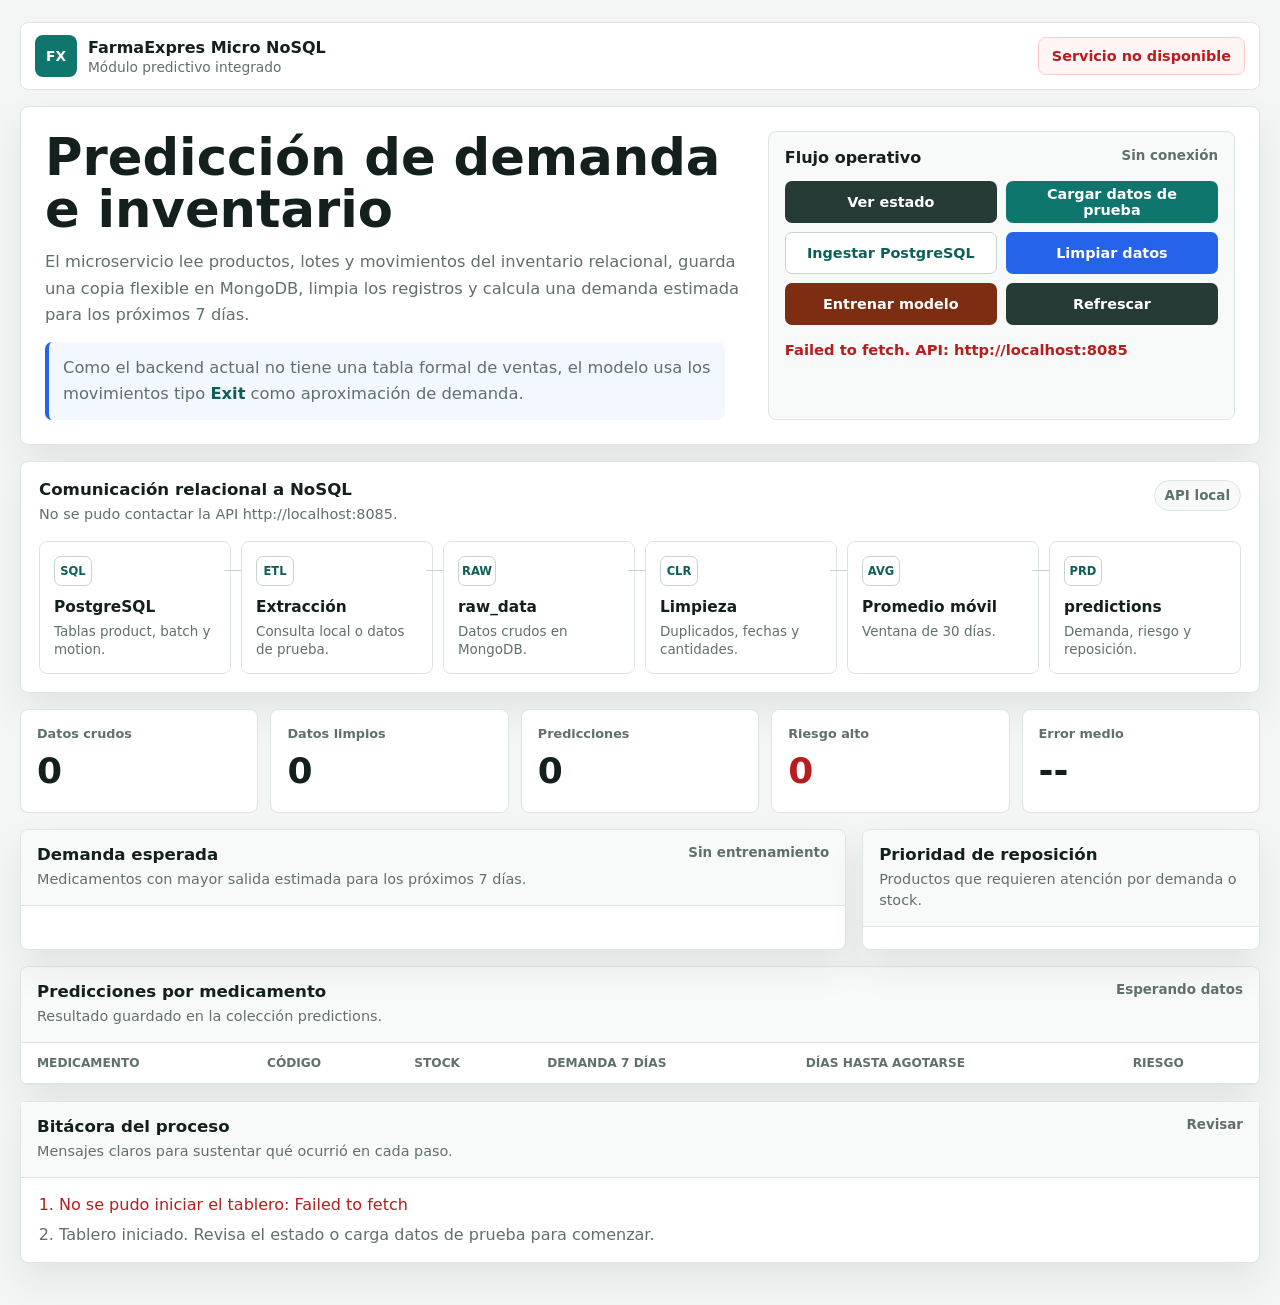
<file: frontend/index.html>
<!doctype html>
<html lang="es">
  <head>
    <meta charset="UTF-8" />
    <meta name="viewport" content="width=device-width, initial-scale=1.0" />
    <title>FarmaExpres Micro NoSQL</title>
    <link rel="stylesheet" href="./styles.css" />
  </head>
  <body>
    <main class="app-shell">
      <header class="app-header">
        <div class="brand-block">
          <div class="brand-mark" aria-hidden="true">FX</div>
          <div>
            <strong>FarmaExpres Micro NoSQL</strong>
            <span>Módulo predictivo integrado</span>
          </div>
        </div>
        <div class="service-chip" id="service-status">Comprobando servicio</div>
      </header>

      <section class="hero-panel">
        <div class="hero-copy">
          <h1>Predicción de demanda e inventario</h1>
          <p>
            El microservicio lee productos, lotes y movimientos del inventario relacional,
            guarda una copia flexible en MongoDB, limpia los registros y calcula una demanda
            estimada para los próximos 7 días.
          </p>
          <p class="model-note">
            Como el backend actual no tiene una tabla formal de ventas, el modelo usa los
            movimientos tipo <strong>Exit</strong> como aproximación de demanda.
          </p>
        </div>

        <div class="action-console" aria-label="Acciones principales">
          <div class="console-title">
            <strong>Flujo operativo</strong>
            <span id="pipeline-state">Esperando revisión</span>
          </div>
          <div class="button-grid">
            <button id="health-btn" type="button">Ver estado</button>
            <button id="seed-btn" type="button">Cargar datos de prueba</button>
            <button id="postgres-btn" type="button">Ingestar PostgreSQL</button>
            <button id="clean-btn" type="button">Limpiar datos</button>
            <button id="train-btn" type="button">Entrenar modelo</button>
            <button id="refresh-btn" type="button">Refrescar</button>
          </div>
          <p id="message" class="message">Conectando con la API local...</p>
        </div>
      </section>

      <section class="pipeline-panel" aria-label="Flujo de datos">
        <div class="section-heading">
          <div>
            <h2>Comunicación relacional a NoSQL</h2>
            <p id="status-detail">El tablero mostrará aquí el estado de MongoDB y de las colecciones.</p>
          </div>
          <span class="api-label" id="api-label">API local</span>
        </div>
        <div class="pipeline-steps">
          <article class="pipeline-step" data-step="postgres">
            <span class="step-icon">SQL</span>
            <strong>PostgreSQL</strong>
            <p>Tablas product, batch y motion.</p>
          </article>
          <article class="pipeline-step" data-step="extract">
            <span class="step-icon">ETL</span>
            <strong>Extracción</strong>
            <p>Consulta local o datos de prueba.</p>
          </article>
          <article class="pipeline-step" data-step="raw">
            <span class="step-icon">RAW</span>
            <strong>raw_data</strong>
            <p>Datos crudos en MongoDB.</p>
          </article>
          <article class="pipeline-step" data-step="clean">
            <span class="step-icon">CLR</span>
            <strong>Limpieza</strong>
            <p>Duplicados, fechas y cantidades.</p>
          </article>
          <article class="pipeline-step" data-step="model">
            <span class="step-icon">AVG</span>
            <strong>Promedio móvil</strong>
            <p>Ventana de 30 días.</p>
          </article>
          <article class="pipeline-step" data-step="predict">
            <span class="step-icon">PRD</span>
            <strong>predictions</strong>
            <p>Demanda, riesgo y reposición.</p>
          </article>
        </div>
      </section>

      <section class="summary-grid" aria-label="Resumen del modelo">
        <article class="summary-card">
          <span>Datos crudos</span>
          <strong id="raw-count">0</strong>
        </article>
        <article class="summary-card">
          <span>Datos limpios</span>
          <strong id="clean-count">0</strong>
        </article>
        <article class="summary-card">
          <span>Predicciones</span>
          <strong id="prediction-count">0</strong>
        </article>
        <article class="summary-card risk-card">
          <span>Riesgo alto</span>
          <strong id="high-risk-count">0</strong>
        </article>
        <article class="summary-card">
          <span>Error medio</span>
          <strong id="mae-value">--</strong>
        </article>
      </section>

      <section class="content-grid">
        <div class="panel demand-panel">
          <div class="panel-heading">
            <div>
              <h2>Demanda esperada</h2>
              <p>Medicamentos con mayor salida estimada para los próximos 7 días.</p>
            </div>
            <span id="last-trained">Sin entrenamiento</span>
          </div>
          <div class="chart" id="demand-chart"></div>
        </div>

        <div class="panel priority-panel">
          <div class="panel-heading">
            <div>
              <h2>Prioridad de reposición</h2>
              <p>Productos que requieren atención por demanda o stock.</p>
            </div>
          </div>
          <div class="top-list" id="top-list"></div>
        </div>
      </section>

      <section class="panel table-panel">
        <div class="panel-heading">
          <div>
            <h2>Predicciones por medicamento</h2>
            <p>Resultado guardado en la colección predictions.</p>
          </div>
          <span id="table-state">Esperando datos</span>
        </div>
        <div class="table-wrap">
          <table>
            <thead>
              <tr>
                <th>Medicamento</th>
                <th>Código</th>
                <th>Stock</th>
                <th>Demanda 7 días</th>
                <th>Días hasta agotarse</th>
                <th>Riesgo</th>
              </tr>
            </thead>
            <tbody id="predictions-body"></tbody>
          </table>
        </div>
      </section>

      <section class="activity-panel" aria-label="Mensajes del proceso">
        <div class="panel-heading">
          <div>
            <h2>Bitácora del proceso</h2>
            <p>Mensajes claros para sustentar qué ocurrió en cada paso.</p>
          </div>
          <span id="message-state">Listo</span>
        </div>
        <ol id="activity-log">
          <li>Tablero iniciado. Revisa el estado o carga datos de prueba para comenzar.</li>
        </ol>
      </section>
    </main>

    <script src="./app.js"></script>
  </body>
</html>
</file>
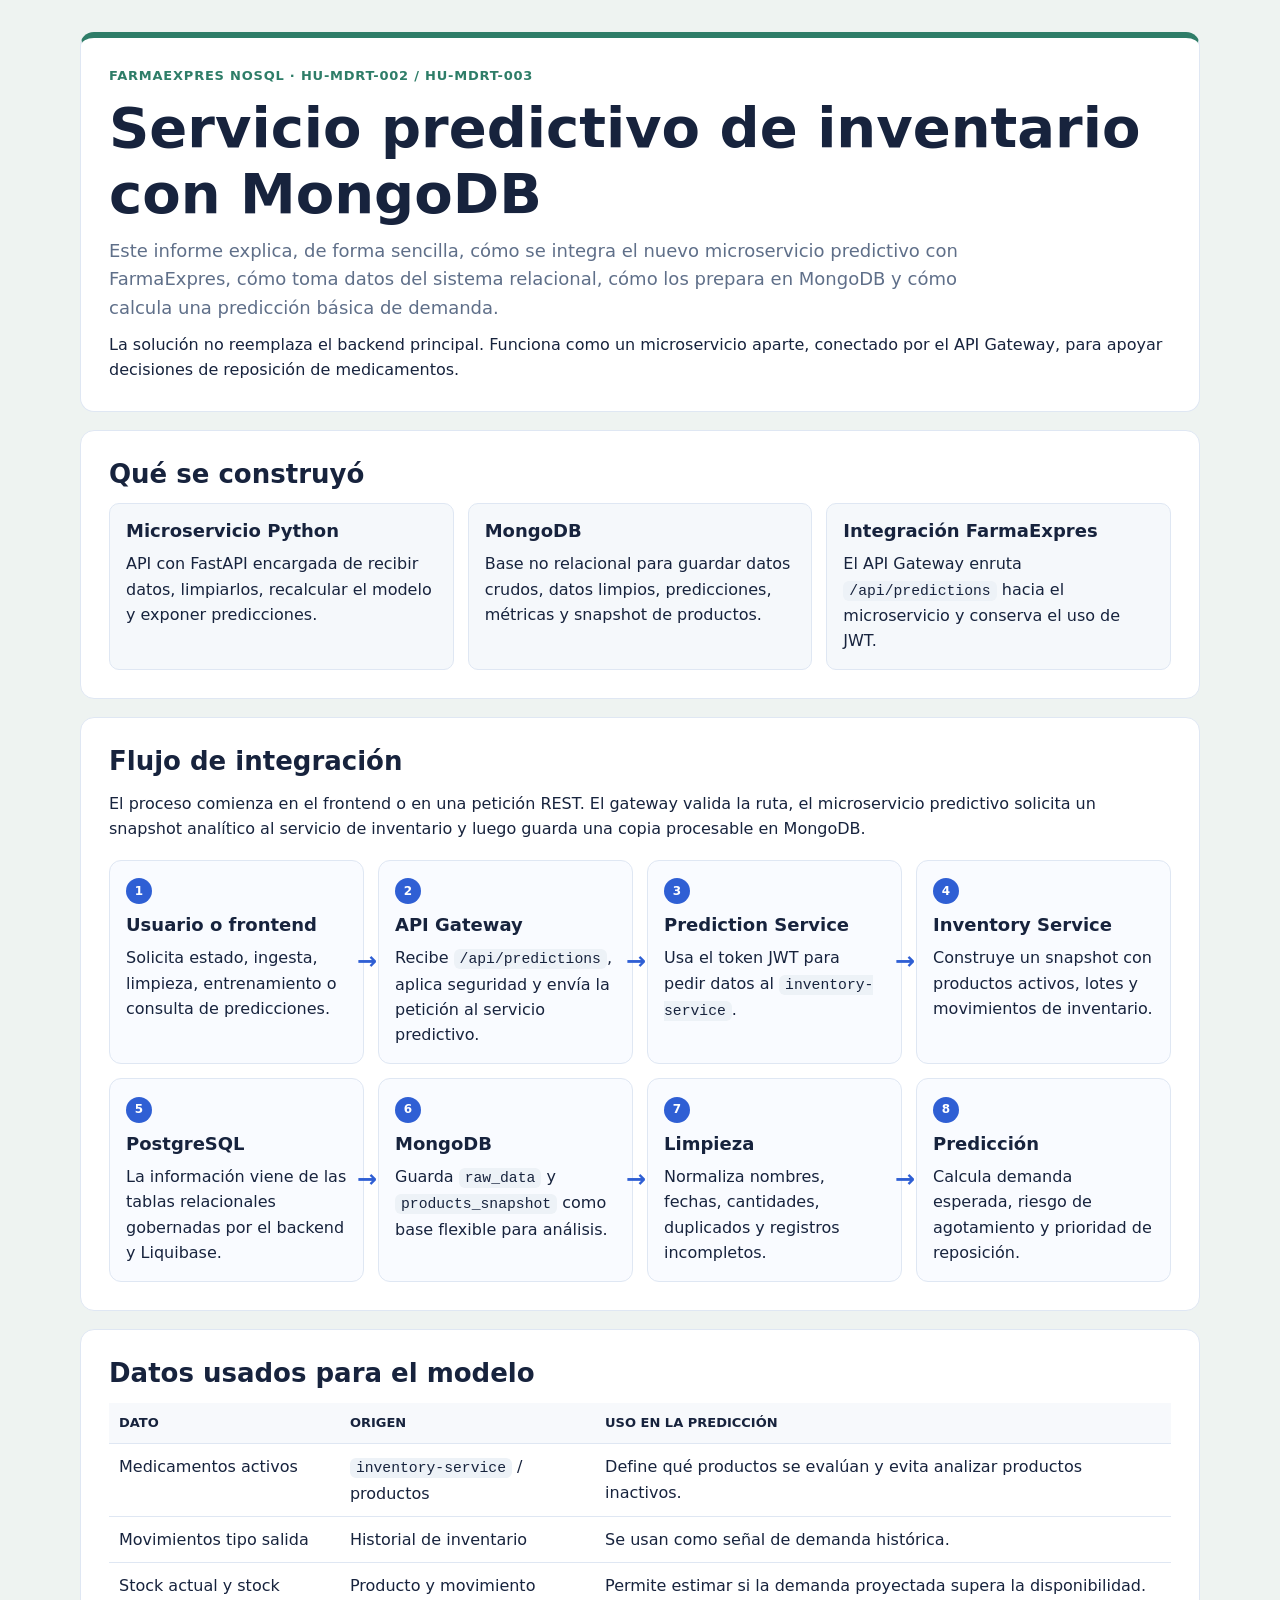
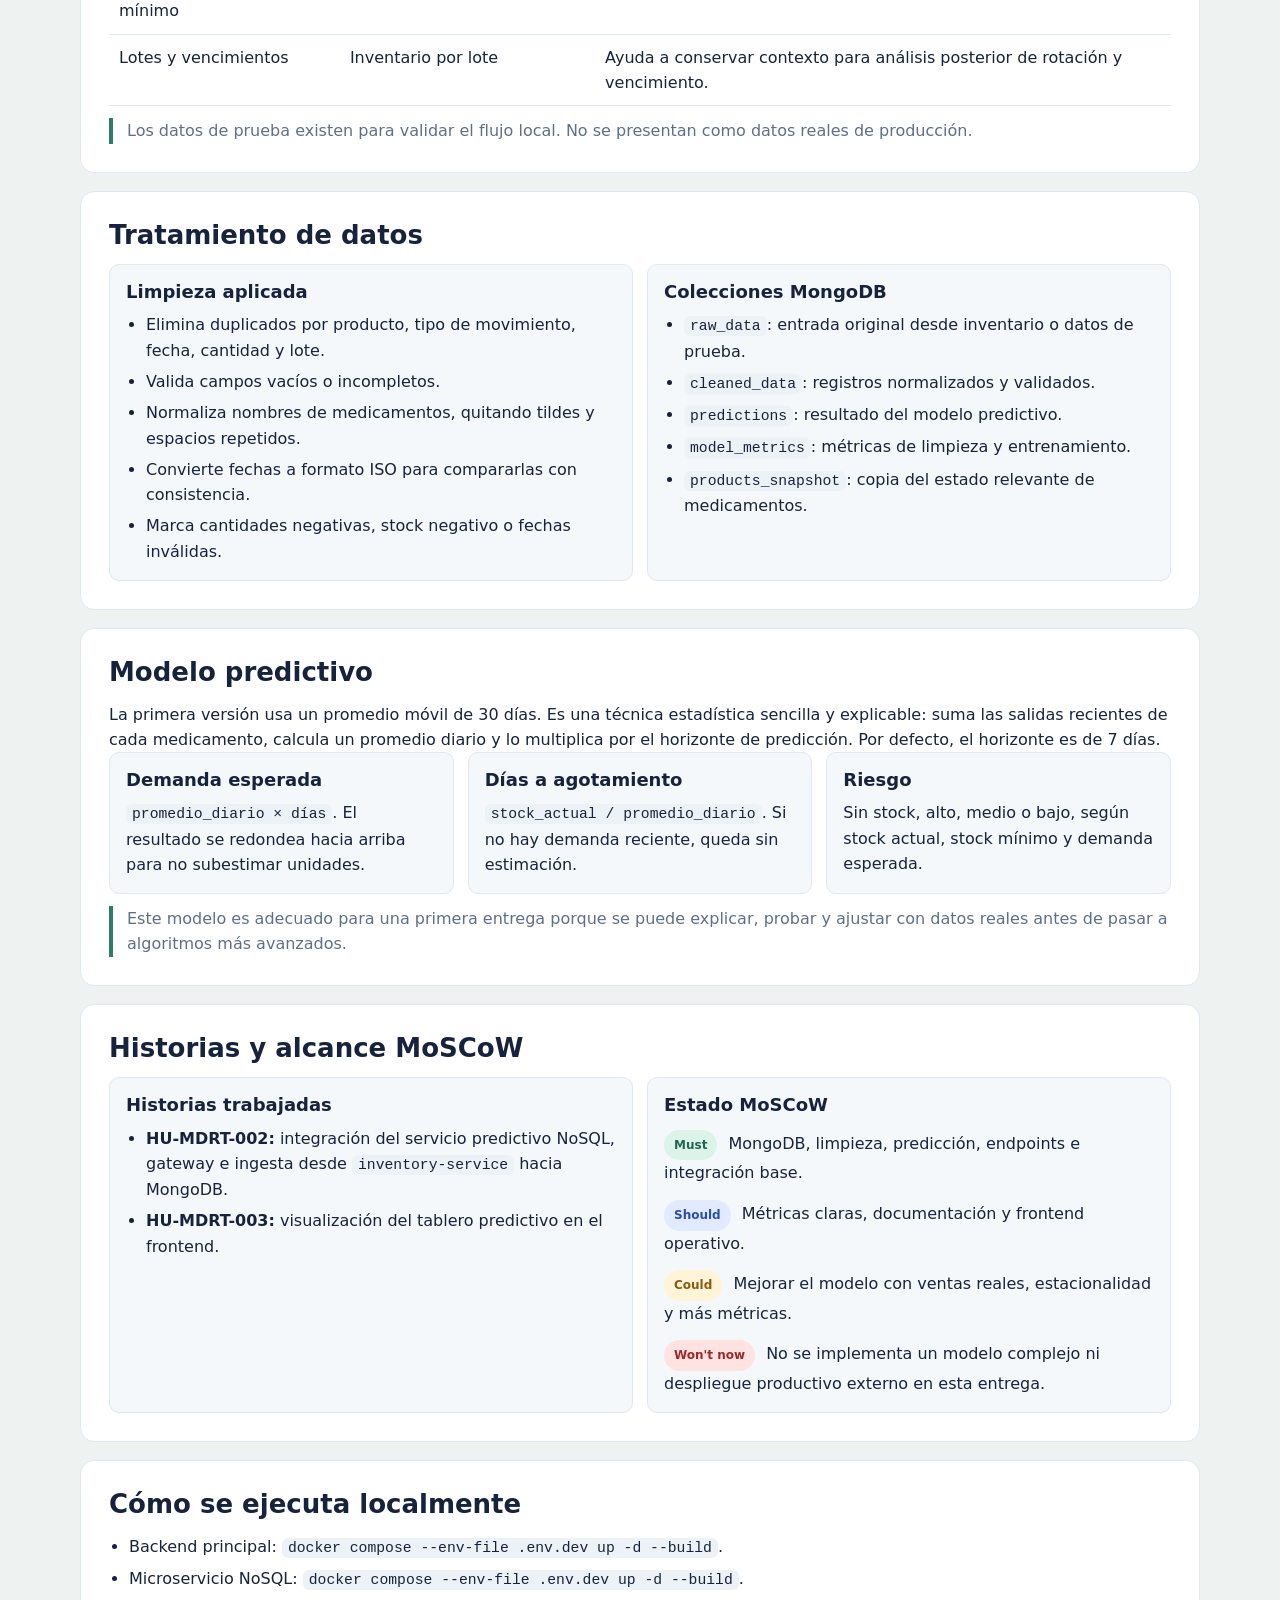
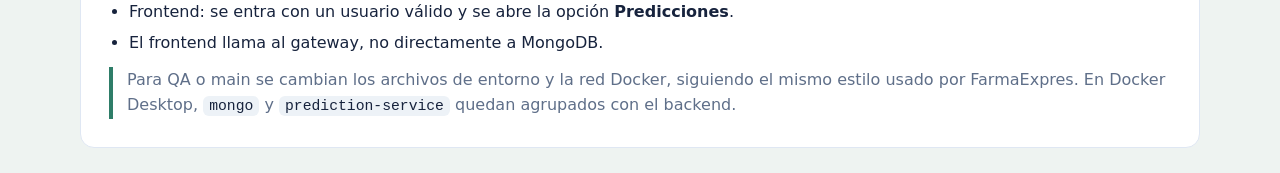
<file: docs/INFORME_PREDICCIONES_NOSQL.html>
<!doctype html>
<html lang="es">
  <head>
    <meta charset="utf-8" />
    <meta name="viewport" content="width=device-width, initial-scale=1" />
    <title>FarmaExpres | Informe del Servicio Predictivo NoSQL</title>
    <style>
      :root {
        --ink: #17233d;
        --muted: #5f6f89;
        --line: #dfe7f3;
        --soft: #f5f8fb;
        --green: #2e7d68;
        --blue: #2f5fd4;
        --amber: #b7791f;
        --red: #b83232;
      }

      * {
        box-sizing: border-box;
      }

      body {
        margin: 0;
        background: #eef3f1;
        color: var(--ink);
        font-family: Inter, ui-sans-serif, system-ui, -apple-system, BlinkMacSystemFont, "Segoe UI", sans-serif;
        line-height: 1.58;
      }

      main {
        width: min(1120px, calc(100% - 32px));
        margin: 32px auto;
      }

      header,
      section {
        background: #fff;
        border: 1px solid var(--line);
        border-radius: 14px;
        margin-bottom: 18px;
        padding: 28px;
      }

      header {
        border-top: 6px solid var(--green);
      }

      .eyebrow {
        color: var(--green);
        font-size: 13px;
        font-weight: 800;
        letter-spacing: .06em;
        text-transform: uppercase;
      }

      h1,
      h2,
      h3 {
        line-height: 1.18;
        margin: 0;
      }

      h1 {
        font-size: clamp(32px, 5vw, 56px);
        margin-top: 8px;
      }

      h2 {
        font-size: 26px;
        margin-bottom: 14px;
      }

      h3 {
        font-size: 18px;
        margin-bottom: 8px;
      }

      p {
        margin: 10px 0 0;
      }

      .lead {
        color: var(--muted);
        font-size: 18px;
        max-width: 860px;
      }

      .grid {
        display: grid;
        gap: 14px;
      }

      .cols-2 {
        grid-template-columns: repeat(2, minmax(0, 1fr));
      }

      .cols-3 {
        grid-template-columns: repeat(3, minmax(0, 1fr));
      }

      .card {
        background: var(--soft);
        border: 1px solid var(--line);
        border-radius: 10px;
        padding: 16px;
      }

      .tag {
        display: inline-flex;
        align-items: center;
        border-radius: 999px;
        font-size: 12px;
        font-weight: 800;
        margin: 4px 6px 0 0;
        padding: 6px 10px;
      }

      .tag.green { background: #dcf3ea; color: #236552; }
      .tag.blue { background: #e2eaff; color: #294fa9; }
      .tag.amber { background: #fff4d8; color: #8a5a12; }
      .tag.red { background: #ffe2e2; color: #9d2929; }

      .flow {
        display: grid;
        grid-template-columns: repeat(4, minmax(0, 1fr));
        gap: 14px;
        margin-top: 18px;
      }

      .step {
        min-height: 142px;
        position: relative;
        background: #f9fbff;
        border: 1px solid var(--line);
        border-radius: 12px;
        padding: 16px;
      }

      .step::after {
        content: "→";
        position: absolute;
        right: -14px;
        top: 50%;
        color: var(--blue);
        font-size: 24px;
        font-weight: 900;
        transform: translateY(-50%);
      }

      .step:nth-child(4)::after,
      .step:nth-child(8)::after {
        content: "";
      }

      .number {
        align-items: center;
        background: var(--blue);
        border-radius: 999px;
        color: #fff;
        display: inline-flex;
        font-size: 12px;
        font-weight: 900;
        height: 26px;
        justify-content: center;
        margin-bottom: 10px;
        width: 26px;
      }

      ul {
        margin: 10px 0 0;
        padding-left: 20px;
      }

      li + li {
        margin-top: 6px;
      }

      code {
        background: #edf2f7;
        border-radius: 6px;
        color: #17233d;
        font-family: ui-monospace, SFMono-Regular, Menlo, Monaco, Consolas, monospace;
        font-size: .92em;
        padding: 2px 6px;
      }

      .table {
        border-collapse: collapse;
        margin-top: 12px;
        width: 100%;
      }

      .table th,
      .table td {
        border-bottom: 1px solid var(--line);
        padding: 10px;
        text-align: left;
        vertical-align: top;
      }

      .table th {
        background: #f7f9fc;
        font-size: 13px;
        text-transform: uppercase;
      }

      .note {
        border-left: 4px solid var(--green);
        color: var(--muted);
        margin-top: 12px;
        padding-left: 14px;
      }

      @media (max-width: 860px) {
        .cols-2,
        .cols-3,
        .flow {
          grid-template-columns: 1fr;
        }

        .step::after {
          bottom: -22px;
          left: 24px;
          right: auto;
          top: auto;
          transform: rotate(90deg);
        }

        .step:nth-child(4)::after {
          content: "→";
        }
      }
    </style>
  </head>
  <body>
    <main>
      <header>
        <div class="eyebrow">FarmaExpres NoSQL · HU-MDRT-002 / HU-MDRT-003</div>
        <h1>Servicio predictivo de inventario con MongoDB</h1>
        <p class="lead">
          Este informe explica, de forma sencilla, cómo se integra el nuevo microservicio predictivo con FarmaExpres,
          cómo toma datos del sistema relacional, cómo los prepara en MongoDB y cómo calcula una predicción básica de demanda.
        </p>
        <p>
          La solución no reemplaza el backend principal. Funciona como un microservicio aparte, conectado por el API Gateway,
          para apoyar decisiones de reposición de medicamentos.
        </p>
      </header>

      <section>
        <h2>Qué se construyó</h2>
        <div class="grid cols-3">
          <div class="card">
            <h3>Microservicio Python</h3>
            <p>API con FastAPI encargada de recibir datos, limpiarlos, recalcular el modelo y exponer predicciones.</p>
          </div>
          <div class="card">
            <h3>MongoDB</h3>
            <p>Base no relacional para guardar datos crudos, datos limpios, predicciones, métricas y snapshot de productos.</p>
          </div>
          <div class="card">
            <h3>Integración FarmaExpres</h3>
            <p>El API Gateway enruta <code>/api/predictions</code> hacia el microservicio y conserva el uso de JWT.</p>
          </div>
        </div>
      </section>

      <section>
        <h2>Flujo de integración</h2>
        <p>
          El proceso comienza en el frontend o en una petición REST. El gateway valida la ruta, el microservicio predictivo
          solicita un snapshot analítico al servicio de inventario y luego guarda una copia procesable en MongoDB.
        </p>
        <div class="flow" aria-label="Diagrama de flujo de integración">
          <div class="step">
            <span class="number">1</span>
            <h3>Usuario o frontend</h3>
            <p>Solicita estado, ingesta, limpieza, entrenamiento o consulta de predicciones.</p>
          </div>
          <div class="step">
            <span class="number">2</span>
            <h3>API Gateway</h3>
            <p>Recibe <code>/api/predictions</code>, aplica seguridad y envía la petición al servicio predictivo.</p>
          </div>
          <div class="step">
            <span class="number">3</span>
            <h3>Prediction Service</h3>
            <p>Usa el token JWT para pedir datos al <code>inventory-service</code>.</p>
          </div>
          <div class="step">
            <span class="number">4</span>
            <h3>Inventory Service</h3>
            <p>Construye un snapshot con productos activos, lotes y movimientos de inventario.</p>
          </div>
          <div class="step">
            <span class="number">5</span>
            <h3>PostgreSQL</h3>
            <p>La información viene de las tablas relacionales gobernadas por el backend y Liquibase.</p>
          </div>
          <div class="step">
            <span class="number">6</span>
            <h3>MongoDB</h3>
            <p>Guarda <code>raw_data</code> y <code>products_snapshot</code> como base flexible para análisis.</p>
          </div>
          <div class="step">
            <span class="number">7</span>
            <h3>Limpieza</h3>
            <p>Normaliza nombres, fechas, cantidades, duplicados y registros incompletos.</p>
          </div>
          <div class="step">
            <span class="number">8</span>
            <h3>Predicción</h3>
            <p>Calcula demanda esperada, riesgo de agotamiento y prioridad de reposición.</p>
          </div>
        </div>
      </section>

      <section>
        <h2>Datos usados para el modelo</h2>
        <table class="table">
          <thead>
            <tr>
              <th>Dato</th>
              <th>Origen</th>
              <th>Uso en la predicción</th>
            </tr>
          </thead>
          <tbody>
            <tr>
              <td>Medicamentos activos</td>
              <td><code>inventory-service</code> / productos</td>
              <td>Define qué productos se evalúan y evita analizar productos inactivos.</td>
            </tr>
            <tr>
              <td>Movimientos tipo salida</td>
              <td>Historial de inventario</td>
              <td>Se usan como señal de demanda histórica.</td>
            </tr>
            <tr>
              <td>Stock actual y stock mínimo</td>
              <td>Producto y movimiento</td>
              <td>Permite estimar si la demanda proyectada supera la disponibilidad.</td>
            </tr>
            <tr>
              <td>Lotes y vencimientos</td>
              <td>Inventario por lote</td>
              <td>Ayuda a conservar contexto para análisis posterior de rotación y vencimiento.</td>
            </tr>
          </tbody>
        </table>
        <p class="note">
          Los datos de prueba existen para validar el flujo local. No se presentan como datos reales de producción.
        </p>
      </section>

      <section>
        <h2>Tratamiento de datos</h2>
        <div class="grid cols-2">
          <div class="card">
            <h3>Limpieza aplicada</h3>
            <ul>
              <li>Elimina duplicados por producto, tipo de movimiento, fecha, cantidad y lote.</li>
              <li>Valida campos vacíos o incompletos.</li>
              <li>Normaliza nombres de medicamentos, quitando tildes y espacios repetidos.</li>
              <li>Convierte fechas a formato ISO para compararlas con consistencia.</li>
              <li>Marca cantidades negativas, stock negativo o fechas inválidas.</li>
            </ul>
          </div>
          <div class="card">
            <h3>Colecciones MongoDB</h3>
            <ul>
              <li><code>raw_data</code>: entrada original desde inventario o datos de prueba.</li>
              <li><code>cleaned_data</code>: registros normalizados y validados.</li>
              <li><code>predictions</code>: resultado del modelo predictivo.</li>
              <li><code>model_metrics</code>: métricas de limpieza y entrenamiento.</li>
              <li><code>products_snapshot</code>: copia del estado relevante de medicamentos.</li>
            </ul>
          </div>
        </div>
      </section>

      <section>
        <h2>Modelo predictivo</h2>
        <p>
          La primera versión usa un promedio móvil de 30 días. Es una técnica estadística sencilla y explicable:
          suma las salidas recientes de cada medicamento, calcula un promedio diario y lo multiplica por el horizonte
          de predicción. Por defecto, el horizonte es de 7 días.
        </p>
        <div class="grid cols-3">
          <div class="card">
            <h3>Demanda esperada</h3>
            <p><code>promedio_diario × días</code>. El resultado se redondea hacia arriba para no subestimar unidades.</p>
          </div>
          <div class="card">
            <h3>Días a agotamiento</h3>
            <p><code>stock_actual / promedio_diario</code>. Si no hay demanda reciente, queda sin estimación.</p>
          </div>
          <div class="card">
            <h3>Riesgo</h3>
            <p>Sin stock, alto, medio o bajo, según stock actual, stock mínimo y demanda esperada.</p>
          </div>
        </div>
        <p class="note">
          Este modelo es adecuado para una primera entrega porque se puede explicar, probar y ajustar con datos reales
          antes de pasar a algoritmos más avanzados.
        </p>
      </section>

      <section>
        <h2>Historias y alcance MoSCoW</h2>
        <div class="grid cols-2">
          <div class="card">
            <h3>Historias trabajadas</h3>
            <ul>
              <li><strong>HU-MDRT-002:</strong> integración del servicio predictivo NoSQL, gateway e ingesta desde <code>inventory-service</code> hacia MongoDB.</li>
              <li><strong>HU-MDRT-003:</strong> visualización del tablero predictivo en el frontend.</li>
            </ul>
          </div>
          <div class="card">
            <h3>Estado MoSCoW</h3>
            <p><span class="tag green">Must</span> MongoDB, limpieza, predicción, endpoints e integración base.</p>
            <p><span class="tag blue">Should</span> Métricas claras, documentación y frontend operativo.</p>
            <p><span class="tag amber">Could</span> Mejorar el modelo con ventas reales, estacionalidad y más métricas.</p>
            <p><span class="tag red">Won't now</span> No se implementa un modelo complejo ni despliegue productivo externo en esta entrega.</p>
          </div>
        </div>
      </section>

      <section>
        <h2>Cómo se ejecuta localmente</h2>
        <ul>
          <li>Backend principal: <code>docker compose --env-file .env.dev up -d --build</code>.</li>
          <li>Microservicio NoSQL: <code>docker compose --env-file .env.dev up -d --build</code>.</li>
          <li>Frontend: se entra con un usuario válido y se abre la opción <strong>Predicciones</strong>.</li>
          <li>El frontend llama al gateway, no directamente a MongoDB.</li>
        </ul>
        <p class="note">
          Para QA o main se cambian los archivos de entorno y la red Docker, siguiendo el mismo estilo usado por FarmaExpres. En Docker Desktop, <code>mongo</code> y <code>prediction-service</code> quedan agrupados con el backend.
        </p>
      </section>
    </main>
  </body>
</html>
</file>
<file: frontend/styles.css>
:root {
  color-scheme: light;
  --bg: #f3f6f5;
  --surface: #ffffff;
  --surface-soft: #f8faf9;
  --line: #dce5e2;
  --line-strong: #c7d4d0;
  --text: #13201d;
  --muted: #60706b;
  --primary: #0f766e;
  --primary-dark: #0f5f59;
  --accent: #2563eb;
  --warning: #b45309;
  --danger: #b91c1c;
  --ok: #15803d;
  --shadow: 0 18px 38px rgba(19, 32, 29, 0.08);
  font-family: Inter, ui-sans-serif, system-ui, -apple-system, BlinkMacSystemFont, "Segoe UI", sans-serif;
}

* {
  box-sizing: border-box;
}

body {
  margin: 0;
  min-height: 100vh;
  background: var(--bg);
  color: var(--text);
}

button,
input,
select,
textarea {
  font: inherit;
}

.app-shell {
  width: min(1240px, calc(100% - 32px));
  margin: 0 auto;
  padding: 22px 0 42px;
}

.app-header,
.hero-panel,
.pipeline-panel,
.panel,
.activity-panel {
  border: 1px solid var(--line);
  border-radius: 8px;
  background: var(--surface);
  box-shadow: var(--shadow);
}

.app-header {
  display: flex;
  align-items: center;
  justify-content: space-between;
  gap: 16px;
  min-height: 68px;
  padding: 12px 14px;
  box-shadow: none;
}

.brand-block {
  display: flex;
  align-items: center;
  gap: 11px;
}

.brand-mark {
  display: grid;
  width: 42px;
  height: 42px;
  place-items: center;
  border-radius: 8px;
  background: var(--primary);
  color: #ffffff;
  font-size: 0.86rem;
  font-weight: 900;
}

.brand-block strong,
.brand-block span {
  display: block;
}

.brand-block span {
  margin-top: 2px;
  color: var(--muted);
  font-size: 0.86rem;
}

.service-chip {
  min-width: 158px;
  padding: 10px 13px;
  border: 1px solid var(--line);
  border-radius: 8px;
  background: var(--surface-soft);
  color: var(--muted);
  font-size: 0.9rem;
  font-weight: 800;
  text-align: center;
}

.service-chip.ok {
  color: var(--ok);
  border-color: #a7e8bf;
  background: #f0fdf4;
}

.service-chip.bad {
  color: var(--danger);
  border-color: #fecaca;
  background: #fff5f5;
}

.hero-panel {
  display: grid;
  grid-template-columns: minmax(0, 1.08fr) minmax(360px, 0.72fr);
  gap: 22px;
  margin-top: 16px;
  padding: 24px;
}

h1,
h2,
p {
  margin: 0;
  letter-spacing: 0;
}

h1 {
  max-width: 760px;
  font-size: clamp(2rem, 4vw, 3.35rem);
  line-height: 1.02;
}

h2 {
  font-size: 1.04rem;
}

.hero-copy > p {
  max-width: 720px;
  margin-top: 14px;
  color: var(--muted);
  font-size: 1.02rem;
  line-height: 1.6;
}

.model-note {
  width: min(680px, 100%);
  padding: 13px 14px;
  border-left: 4px solid var(--accent);
  border-radius: 7px;
  background: #f3f7ff;
}

.model-note strong {
  color: var(--primary-dark);
}

.action-console {
  display: grid;
  align-content: start;
  gap: 14px;
  padding: 16px;
  border: 1px solid var(--line);
  border-radius: 8px;
  background: var(--surface-soft);
}

.console-title,
.section-heading,
.panel-heading {
  display: flex;
  align-items: flex-start;
  justify-content: space-between;
  gap: 14px;
}

.console-title strong,
.console-title span,
.panel-heading span {
  display: block;
}

.console-title span,
.panel-heading span,
.api-label {
  color: var(--muted);
  font-size: 0.84rem;
  font-weight: 800;
}

.button-grid {
  display: grid;
  grid-template-columns: repeat(2, minmax(0, 1fr));
  gap: 9px;
}

.button-grid button {
  min-height: 42px;
  border: 1px solid transparent;
  border-radius: 7px;
  padding: 0 12px;
  background: var(--primary);
  color: #ffffff;
  font-size: 0.9rem;
  font-weight: 850;
  cursor: pointer;
}

.button-grid button:nth-child(1),
.button-grid button:nth-child(6) {
  background: #263a36;
}

.button-grid button:nth-child(3) {
  border-color: var(--line-strong);
  background: #ffffff;
  color: var(--primary-dark);
}

.button-grid button:nth-child(4) {
  background: var(--accent);
}

.button-grid button:nth-child(5) {
  background: #7c2d12;
}

.button-grid button:disabled {
  cursor: wait;
  opacity: 0.62;
}

.message {
  min-height: 24px;
  color: var(--muted);
  font-size: 0.92rem;
  font-weight: 750;
  line-height: 1.45;
}

.message.ok {
  color: var(--primary-dark);
}

.message.error {
  color: var(--danger);
}

.pipeline-panel {
  margin-top: 16px;
  padding: 18px;
}

.section-heading p,
.panel-heading p {
  margin-top: 5px;
  color: var(--muted);
  font-size: 0.9rem;
  line-height: 1.45;
}

.api-label {
  max-width: 360px;
  overflow: hidden;
  padding: 7px 10px;
  border: 1px solid var(--line);
  border-radius: 999px;
  background: var(--surface-soft);
  text-overflow: ellipsis;
  white-space: nowrap;
}

.pipeline-steps {
  display: grid;
  grid-template-columns: repeat(6, minmax(0, 1fr));
  gap: 10px;
  margin-top: 16px;
}

.pipeline-step {
  position: relative;
  min-height: 132px;
  padding: 14px;
  border: 1px solid var(--line);
  border-radius: 8px;
  background: #ffffff;
}

.pipeline-step::after {
  position: absolute;
  top: 28px;
  right: -16px;
  width: 22px;
  height: 1px;
  background: var(--line-strong);
  content: "";
}

.pipeline-step:last-child::after {
  display: none;
}

.pipeline-step.active {
  border-color: #9ad8cf;
  background: #f1fbf9;
}

.pipeline-step.pending {
  opacity: 0.78;
}

.step-icon {
  display: grid;
  width: 38px;
  height: 30px;
  place-items: center;
  border: 1px solid var(--line-strong);
  border-radius: 7px;
  background: #ffffff;
  color: var(--primary-dark);
  font-size: 0.72rem;
  font-weight: 900;
}

.pipeline-step strong {
  display: block;
  margin-top: 12px;
  font-size: 0.96rem;
}

.pipeline-step p {
  margin-top: 7px;
  color: var(--muted);
  font-size: 0.84rem;
  line-height: 1.35;
}

.summary-grid {
  display: grid;
  grid-template-columns: repeat(5, minmax(0, 1fr));
  gap: 12px;
  margin: 16px 0;
}

.summary-card {
  min-height: 104px;
  padding: 16px;
  border: 1px solid var(--line);
  border-radius: 8px;
  background: var(--surface);
}

.summary-card span {
  display: block;
  color: var(--muted);
  font-size: 0.8rem;
  font-weight: 850;
}

.summary-card strong {
  display: block;
  margin-top: 12px;
  font-size: clamp(1.75rem, 3vw, 2.25rem);
  line-height: 1;
}

.risk-card strong {
  color: var(--danger);
}

.content-grid {
  display: grid;
  grid-template-columns: minmax(0, 1.35fr) minmax(320px, 0.65fr);
  gap: 16px;
}

.panel {
  overflow: hidden;
}

.panel-heading {
  min-height: 64px;
  padding: 15px 16px;
  border-bottom: 1px solid var(--line);
  background: var(--surface-soft);
}

.chart {
  display: grid;
  gap: 11px;
  padding: 16px;
}

.bar-row {
  display: grid;
  grid-template-columns: minmax(150px, 230px) 1fr 56px;
  align-items: center;
  gap: 12px;
}

.bar-label {
  overflow: hidden;
  color: #31433f;
  font-size: 0.88rem;
  font-weight: 800;
  text-overflow: ellipsis;
  white-space: nowrap;
}

.bar-track {
  height: 18px;
  border-radius: 999px;
  background: #e4ebe9;
  overflow: hidden;
}

.bar-fill {
  display: block;
  height: 100%;
  min-width: 4px;
  border-radius: inherit;
  background: linear-gradient(90deg, var(--primary), #22a69a);
}

.bar-value {
  font-weight: 900;
  text-align: right;
}

.top-list {
  display: grid;
  gap: 0;
  padding: 6px 16px 16px;
}

.top-item {
  display: grid;
  grid-template-columns: 1fr auto;
  gap: 10px;
  padding: 13px 0;
  border-bottom: 1px solid var(--line);
}

.top-item:last-child {
  border-bottom: 0;
}

.top-item strong {
  display: block;
  overflow-wrap: anywhere;
  font-size: 0.94rem;
}

.top-item span {
  display: block;
  margin-top: 4px;
  color: var(--muted);
  font-size: 0.86rem;
  line-height: 1.35;
}

.table-panel,
.activity-panel {
  margin-top: 16px;
}

.table-wrap {
  overflow-x: auto;
}

table {
  width: 100%;
  min-width: 780px;
  border-collapse: collapse;
}

th,
td {
  padding: 13px 16px;
  border-bottom: 1px solid var(--line);
  text-align: left;
}

th {
  color: var(--muted);
  font-size: 0.76rem;
  font-weight: 900;
  text-transform: uppercase;
}

td {
  font-size: 0.93rem;
}

.risk {
  display: inline-flex;
  min-width: 92px;
  justify-content: center;
  border-radius: 999px;
  padding: 5px 9px;
  background: #dcfce7;
  color: var(--ok);
  font-size: 0.78rem;
  font-weight: 900;
}

.risk.HIGH,
.risk.OUT_OF_STOCK {
  background: #fee2e2;
  color: var(--danger);
}

.risk.MEDIUM {
  background: #fef3c7;
  color: var(--warning);
}

.empty-state {
  display: block;
  padding: 18px 0;
  color: var(--muted);
  font-weight: 800;
}

.activity-panel ol {
  display: grid;
  gap: 8px;
  margin: 0;
  padding: 16px 16px 16px 38px;
}

.activity-panel li {
  color: var(--muted);
  line-height: 1.4;
}

.activity-panel li.success {
  color: var(--ok);
}

.activity-panel li.error {
  color: var(--danger);
}

@media (max-width: 1040px) {
  .hero-panel,
  .content-grid {
    grid-template-columns: 1fr;
  }

  .pipeline-steps,
  .summary-grid {
    grid-template-columns: repeat(2, minmax(0, 1fr));
  }

  .pipeline-step::after {
    display: none;
  }
}

@media (max-width: 680px) {
  .app-shell {
    width: min(100% - 20px, 1240px);
    padding-top: 12px;
  }

  .app-header,
  .console-title,
  .section-heading,
  .panel-heading {
    align-items: flex-start;
    flex-direction: column;
  }

  .service-chip,
  .api-label {
    width: 100%;
    max-width: none;
  }

  .hero-panel {
    padding: 18px;
  }

  .button-grid,
  .pipeline-steps,
  .summary-grid {
    grid-template-columns: 1fr;
  }

  .bar-row {
    grid-template-columns: 1fr;
  }

  .bar-value {
    text-align: left;
  }
}
</file>
